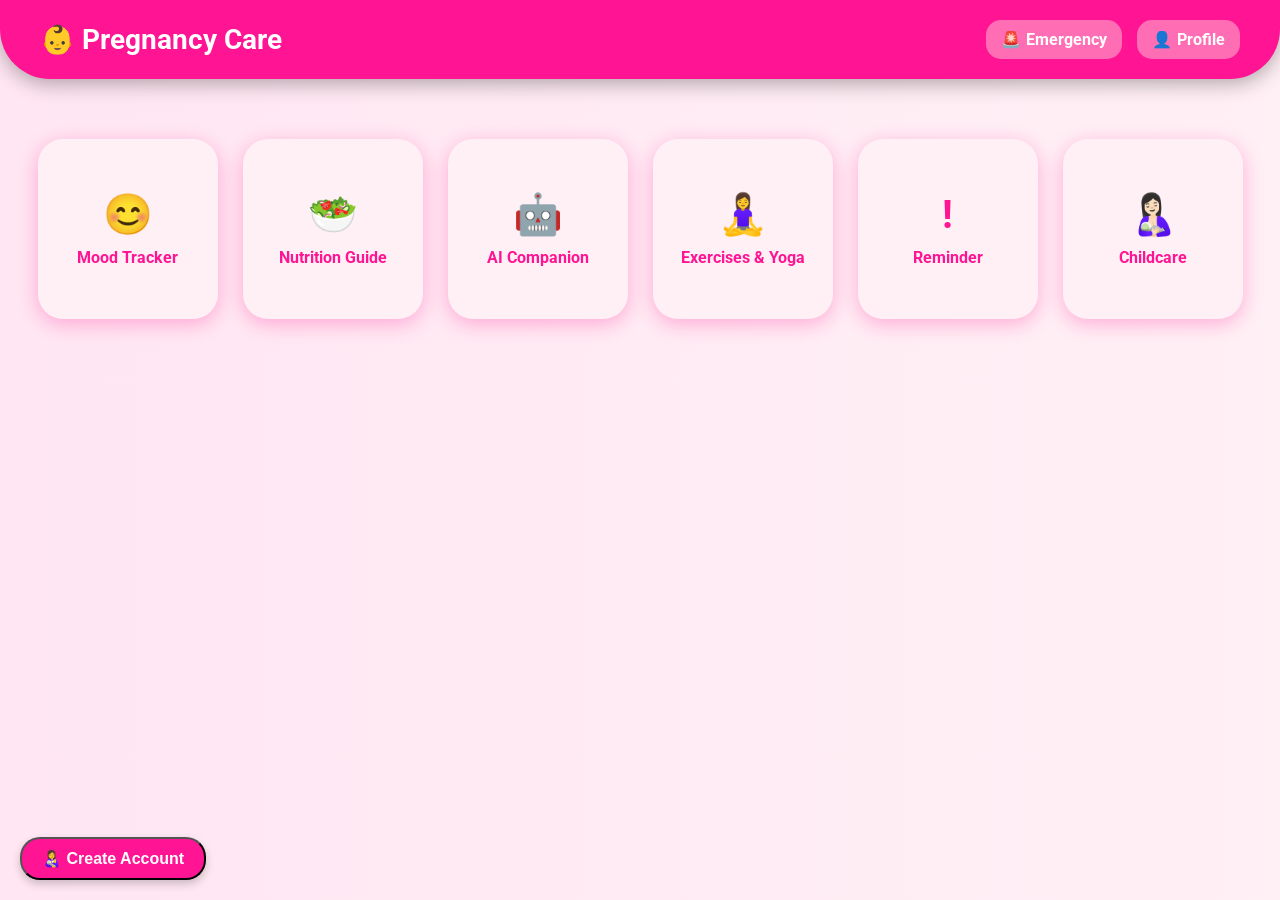
<file: Index.html>
<!DOCTYPE html>
<html lang="en">
<head>
<meta charset="UTF-8">
<title>Pregnancy & Postpartum Care</title>
<link href="https://fonts.googleapis.com/css2?family=Roboto:wght@400;700&display=swap" rel="stylesheet">
<style>
body {
    font-family: 'Roboto', sans-serif;
    margin: 0;
    background: linear-gradient(to right, #ffe6f2, #fff0f5);
    transition: background 0.5s ease;
}

/* Header */
header {
    display: flex;
    justify-content: space-between;
    align-items: center;
    padding: 20px 40px;
    background: #ff1493;
    color: white;
    border-bottom-left-radius: 50px;
    border-bottom-right-radius: 50px;
    box-shadow: 0 5px 20px rgba(0,0,0,0.3);
}

header h1 {
    margin: 0;
    font-size: 28px;
}

/* Top corner buttons */
.top-buttons {
    display: flex;
    gap: 15px;
}

.top-buttons a {
    text-decoration: none;
    color: white;
    background: #ff6eb4;
    padding: 10px 15px;
    border-radius: 15px;
    font-weight: bold;
    display: flex;
    align-items: center;
    transition: 0.3s;
}

.top-buttons a:hover {
    background: #ff1493;
}

.top-buttons span {
    margin-left: 5px;
}

/* Main Buttons Section */
.main-section {
    display: flex;
    flex-wrap: wrap;
    justify-content: center;
    gap: 25px;
    padding: 60px 20px;
}

.main-section a {
    text-decoration: none;
    width: 180px;
    height: 180px;
    background: #fff0f5;
    border-radius: 25px;
    box-shadow: 0 5px 20px rgba(255,20,147,0.3);
    display: flex;
    flex-direction: column;
    justify-content: center;
    align-items: center;
    font-size: 16px;
    font-weight: bold;
    color: #ff1493;
    text-align: center;
    transition: transform 0.3s ease, box-shadow 0.3s ease;
}

.main-section a:hover {
    transform: scale(1.1) rotate(-1deg);
    box-shadow: 0 12px 30px rgba(255,20,147,0.5);
}

.main-section span {
    font-size: 40px;
    margin-bottom: 10px;
}

/* Back / Home button */
.back-home {
    display: inline-block;
    margin: 20px;
    padding: 10px 15px;
    background: #ff6eb4;
    color: white;
    font-weight: bold;
    border-radius: 15px;
    text-decoration: none;
    transition: 0.3s;
}

.back-home:hover {
    background: #ff1493;
}

/* Login overlay */
#loginOverlay {
    position: fixed;
    top: 0;
    left: 0;
    width: 100%;
    height: 100%;
    background: rgba(0,0,0,0.75);
    display: flex;
    justify-content: center;
    align-items: center;
    z-index: 999;
    opacity: 1;
    transition: opacity 0.5s ease;
}

.login-container {
    background: #fff0f5;
    padding: 35px 45px;
    border-radius: 25px;
    box-shadow: 0 5px 25px rgba(255,20,147,0.3);
    width: 400px;
    transform: scale(1);
    transition: transform 0.3s ease;
}

.login-container h2 {
    text-align: center;
    color: #ff1493;
    margin-bottom: 25px;
}

.login-container label {
    display: block;
    margin-bottom: 5px;
    color: #ff1493;
    font-weight: bold;
}

.login-container input, .login-container select {
    width: 100%;
    padding: 8px 10px;
    margin-bottom: 15px;
    border-radius: 10px;
    border: 1px solid #ff1493;
    font-size: 14px;
}

.login-container button {
    width: 100%;
    padding: 12px;
    background: #ff1493;
    color: white;
    font-size: 16px;
    border: none;
    border-radius: 20px;
    cursor: pointer;
    font-weight: bold;
    transition: 0.3s;
}

.login-container button:hover {
    background: #ff6eb4;
    transform: scale(1.05);
}

/* Toggle login/signin */
.toggle-btn {
    background: none;
    border: none;
    color: #ff1493;
    font-weight: bold;
    cursor: pointer;
    margin-top: 10px;
}
.toggle-btn:hover {
    text-decoration: underline;
}
</style>
</head>
<body>

<header>
    <h1>👶 Pregnancy Care</h1>
    <div class="top-buttons">
        <a href="emergency.html">🚨 <span>Emergency</span></a>
        <a href="profile.html">👤 <span>Profile</span></a>
    </div>
</header>

<!-- Main Buttons Section -->
<div class="main-section">
    <a href="mood.html"><span>😊</span>Mood Tracker</a>
    <a href="nutrition.html"><span>🥗</span>Nutrition Guide</a>
    <a href="chatbot.html"><span>🤖</span>AI Companion</a>
    <a href="exercise.html"><span>🧘‍♀️</span>Exercises & Yoga</a>
    <a href="reminder.html"><span>!</span>Reminder</a>
    <a href="childcare.html"><span>🤱🏻</span>Childcare</a>
</div>

<!-- Bottom Left Create Account Button -->
<div style="
    position: fixed; 
    bottom: 20px; 
    left: 20px; 
    z-index: 1000;
">
    <button onclick="window.location.href='login.html'" 
            style="
                padding:10px 20px; 
                border-radius:20px; 
                background:#FF1493; 
                color:white; 
                font-weight:bold; 
                font-size:16px; 
                cursor:pointer;
                box-shadow: 0 4px 8px rgba(0,0,0,0.2);
            ">
        👩‍🍼 Create Account
    </button>
</div>
</file>
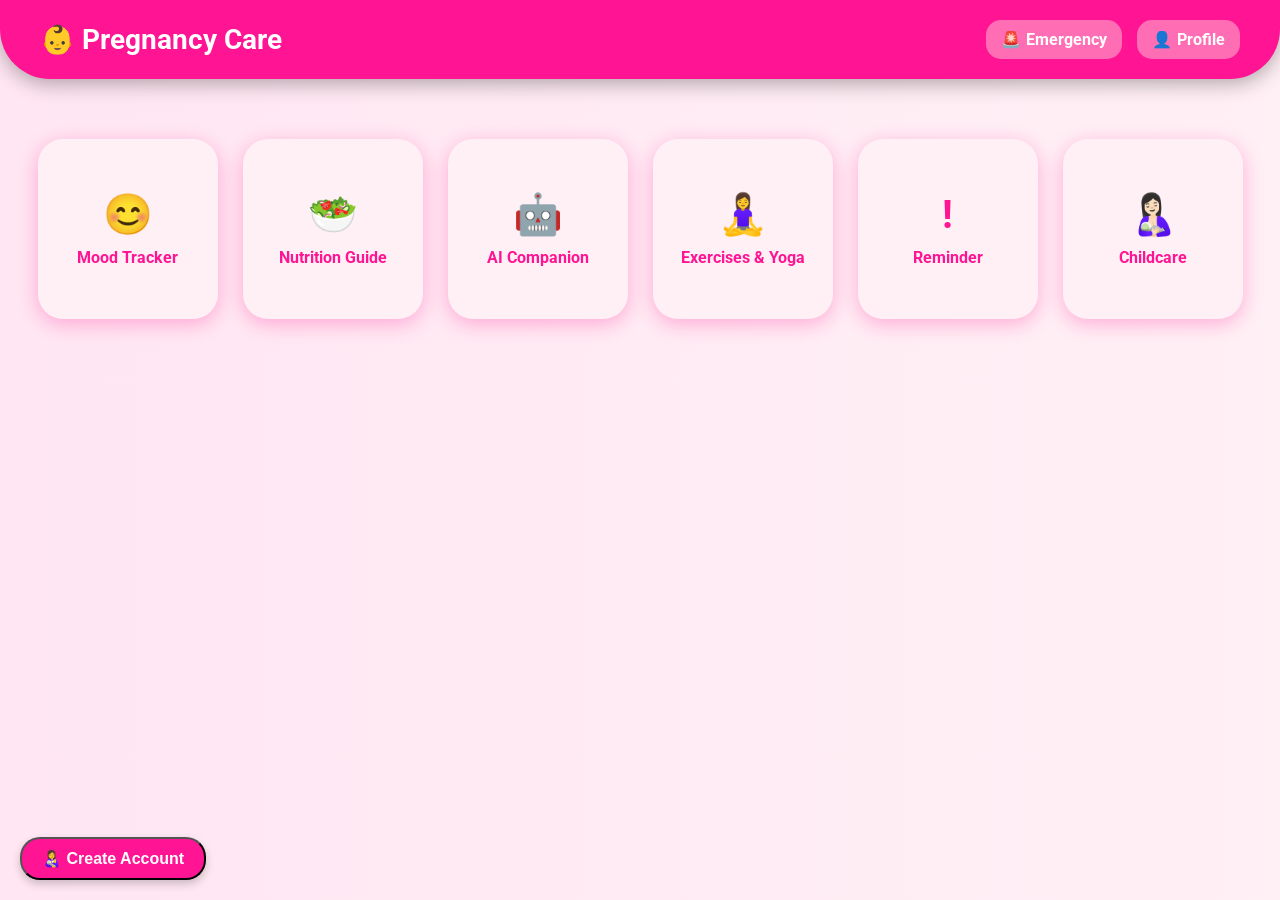
<file: static/index.html>
<!DOCTYPE html>
<html lang="en">
<head>
<meta charset="UTF-8">
<title>Pregnancy & Postpartum Care</title>
<link href="https://fonts.googleapis.com/css2?family=Roboto:wght@400;700&display=swap" rel="stylesheet">
<style>
body {
    font-family: 'Roboto', sans-serif;
    margin: 0;
    background: linear-gradient(to right, #ffe6f2, #fff0f5);
    transition: background 0.5s ease;
}

/* Header */
header {
    display: flex;
    justify-content: space-between;
    align-items: center;
    padding: 20px 40px;
    background: #ff1493;
    color: white;
    border-bottom-left-radius: 50px;
    border-bottom-right-radius: 50px;
    box-shadow: 0 5px 20px rgba(0,0,0,0.3);
}

header h1 {
    margin: 0;
    font-size: 28px;
}

/* Top corner buttons */
.top-buttons {
    display: flex;
    gap: 15px;
}

.top-buttons a {
    text-decoration: none;
    color: white;
    background: #ff6eb4;
    padding: 10px 15px;
    border-radius: 15px;
    font-weight: bold;
    display: flex;
    align-items: center;
    transition: 0.3s;
}

.top-buttons a:hover {
    background: #ff1493;
}

.top-buttons span {
    margin-left: 5px;
}

/* Main Buttons Section */
.main-section {
    display: flex;
    flex-wrap: wrap;
    justify-content: center;
    gap: 25px;
    padding: 60px 20px;
}

.main-section a {
    text-decoration: none;
    width: 180px;
    height: 180px;
    background: #fff0f5;
    border-radius: 25px;
    box-shadow: 0 5px 20px rgba(255,20,147,0.3);
    display: flex;
    flex-direction: column;
    justify-content: center;
    align-items: center;
    font-size: 16px;
    font-weight: bold;
    color: #ff1493;
    text-align: center;
    transition: transform 0.3s ease, box-shadow 0.3s ease;
}

.main-section a:hover {
    transform: scale(1.1) rotate(-1deg);
    box-shadow: 0 12px 30px rgba(255,20,147,0.5);
}

.main-section span {
    font-size: 40px;
    margin-bottom: 10px;
}

/* Back / Home button */
.back-home {
    display: inline-block;
    margin: 20px;
    padding: 10px 15px;
    background: #ff6eb4;
    color: white;
    font-weight: bold;
    border-radius: 15px;
    text-decoration: none;
    transition: 0.3s;
}

.back-home:hover {
    background: #ff1493;
}

/* Login overlay */
#loginOverlay {
    position: fixed;
    top: 0;
    left: 0;
    width: 100%;
    height: 100%;
    background: rgba(0,0,0,0.75);
    display: flex;
    justify-content: center;
    align-items: center;
    z-index: 999;
    opacity: 1;
    transition: opacity 0.5s ease;
}

.login-container {
    background: #fff0f5;
    padding: 35px 45px;
    border-radius: 25px;
    box-shadow: 0 5px 25px rgba(255,20,147,0.3);
    width: 400px;
    transform: scale(1);
    transition: transform 0.3s ease;
}

.login-container h2 {
    text-align: center;
    color: #ff1493;
    margin-bottom: 25px;
}

.login-container label {
    display: block;
    margin-bottom: 5px;
    color: #ff1493;
    font-weight: bold;
}

.login-container input, .login-container select {
    width: 100%;
    padding: 8px 10px;
    margin-bottom: 15px;
    border-radius: 10px;
    border: 1px solid #ff1493;
    font-size: 14px;
}

.login-container button {
    width: 100%;
    padding: 12px;
    background: #ff1493;
    color: white;
    font-size: 16px;
    border: none;
    border-radius: 20px;
    cursor: pointer;
    font-weight: bold;
    transition: 0.3s;
}

.login-container button:hover {
    background: #ff6eb4;
    transform: scale(1.05);
}

/* Toggle login/signin */
.toggle-btn {
    background: none;
    border: none;
    color: #ff1493;
    font-weight: bold;
    cursor: pointer;
    margin-top: 10px;
}
.toggle-btn:hover {
    text-decoration: underline;
}
</style>
</head>
<body>

<header>
    <h1>👶 Pregnancy Care</h1>
    <div class="top-buttons">
        <a href="/emergency.html">🚨 <span>Emergency</span></a>
        <a href="/profile.html">👤 <span>Profile</span></a>
    </div>
</header>

<!-- Main Buttons Section -->
<div class="main-section">
    <a href="/mood.html"><span>😊</span>Mood Tracker</a>
    <a href="/nutrition.html"><span>🥗</span>Nutrition Guide</a>
    <a href="/chatbot.html"><span>🤖</span>AI Companion</a>
    <a href="/exercise.html"><span>🧘‍♀️</span>Exercises & Yoga</a>
    <a href="/reminder.html"><span>!</span>Reminder</a>
    <a href="/childcare.html"><span>🤱🏻</span>Childcare</a>
</div>

<!-- Bottom Left Create Account Button -->
<div style="
    position: fixed; 
    bottom: 20px; 
    left: 20px; 
    z-index: 1000;
">
    <button onclick="window.location.href='/login.html'" 
            style="
                padding:10px 20px; 
                border-radius:20px; 
                background:#FF1493; 
                color:white; 
                font-weight:bold; 
                font-size:16px; 
                cursor:pointer;
                box-shadow: 0 4px 8px rgba(0,0,0,0.2);
            ">
        👩‍🍼 Create Account
    </button>
</div>
</file>
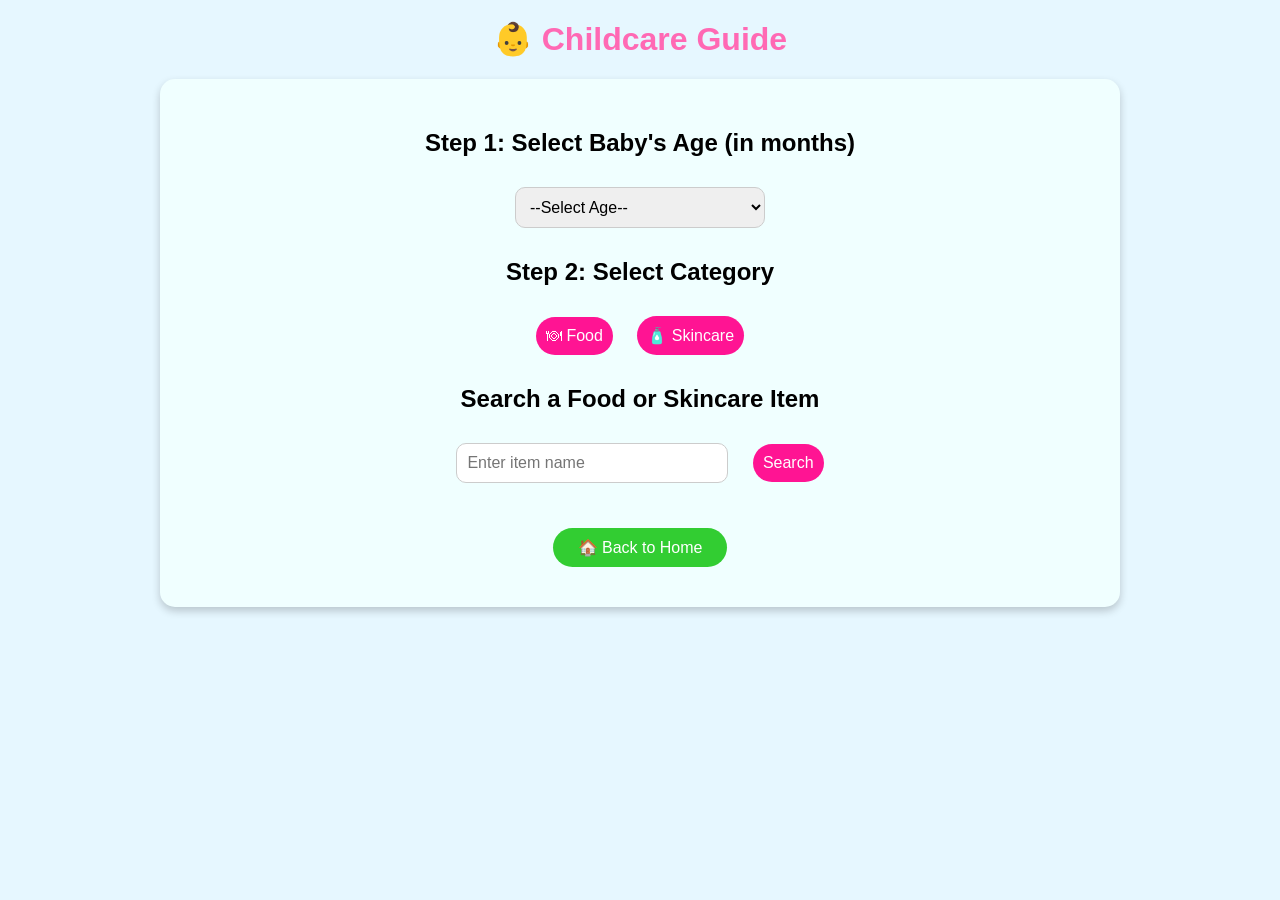
<file: childcare.html>
<!DOCTYPE html>
<html lang="en">
<head>
    <meta charset="UTF-8">
    <title>Childcare Guide</title>
    <style>
        body {
            font-family: Arial, sans-serif;
            background: #E6F7FF;
            margin: 0;
            padding: 0;
            text-align: center;
        }

        h1 {
            color: #FF69B4;
            margin-top: 20px;
        }

        .container {
            background: #F0FFFF;
            max-width: 900px;
            margin: 20px auto;
            padding: 30px;
            border-radius: 15px;
            box-shadow: 0 4px 8px rgba(0,0,0,0.2);
        }

        select, input[type="text"], button {
            padding: 10px;
            margin: 10px;
            border-radius: 10px;
            font-size: 16px;
        }

        select, input[type="text"] {
            border: 1px solid #ccc;
            width: 250px;
        }

        button {
            border: none;
            cursor: pointer;
            color: white;
            background-color: #FF1493;
            border-radius: 20px;
        }

        #displayItems, #result {
            margin-top: 20px;
            font-size: 18px;
            text-align: left;
        }

        .item-box {
            background: #FFFACD;
            padding: 8px;
            margin: 5px 0;
            border-radius: 10px;
        }

        .back-btn {
            background-color: #32CD32;
            padding: 10px 25px;
            border-radius: 25px;
            margin-top: 20px;
        }

        #result {
            font-weight: bold;
            margin-top: 15px;
        }
    </style>
</head>
<body>

<h1>👶 Childcare Guide</h1>

<div class="container">
    <h2>Step 1: Select Baby's Age (in months)</h2>
    <select id="babyAge" onchange="resetDisplay()">
        <option value="">--Select Age--</option>
        <option value="0-3">0-3 months</option>
        <option value="4-6">4-6 months</option>
        <option value="7-12">7-12 months</option>
        <option value="13-24">13-24 months</option>
        <option value="25-36">25-36 months</option>
    </select>

    <h2>Step 2: Select Category</h2>
    <button onclick="showCategory('food')">🍽 Food</button>
    <button onclick="showCategory('skincare')">🧴 Skincare</button>

    <div id="displayItems"></div>

    <h2>Search a Food or Skincare Item</h2>
    <input type="text" id="searchItem" placeholder="Enter item name">
    <button onclick="checkSafety()">Search</button>

    <div id="result"></div>

    <button class="back-btn" onclick="window.location.href='index.html'">🏠 Back to Home</button>
</div>

<script>
    // Data for foods per age
    const babyFoodData = {
        "0-3": ["breast milk", "formula milk", "water"],
        "4-6": ["breast milk", "formula milk", "pureed apple", "pureed pear", "mashed carrot", "mashed peas", "mashed sweet potato"],
        "7-12": ["breast milk","formula milk","mashed banana","mashed avocado","mashed fruits","cooked carrot","cooked peas","soft cereals","mashed potato","mashed chicken"],
        "13-24": ["soft fruits","vegetables","grains","soft meat","egg yolk","cheese","yogurt","rice","oatmeal"],
        "25-36": ["balanced diet","fruits","vegetables","grains","proteins","dairy","pasta","soft cooked meat","beans","eggs"]
    };

    // Data for skincare per age
    const babySkinData = {
        "0-3": ["baby lotion","baby oil","mild baby soap","aloe vera gel"],
        "4-6": ["baby lotion","baby oil","mild soap","aloe vera gel","shea butter"],
        "7-12": ["baby lotion","baby oil","aloe vera gel","shea butter","mild cream"],
        "13-24": ["baby lotion","aloe vera gel","shea butter","mild cream","unscented oil"],
        "25-36": ["baby lotion","aloe vera gel","shea butter","unscented oil","mild cream"]
    };

    // Combined safe/unsafe database for search
    const babySafetyData = {
        "0-3": { 
            safe: ["breast milk","formula milk","water","baby lotion","baby oil","mild baby soap","aloe vera gel"], 
            unsafe: ["honey","cow milk","chocolate","solid food","juice","nuts","strong oils"] 
        },
        "4-6": { 
            safe: ["breast milk","formula milk","pureed apple","pureed pear","mashed carrot","mashed peas","mashed sweet potato","water","baby lotion","baby oil","mild soap","aloe vera gel","shea butter"], 
            unsafe: ["honey","nuts","chocolate","cow milk","juice","spicy food","strong oils"] 
        },
        "7-12": { 
            safe: ["breast milk","formula milk","mashed banana","mashed avocado","mashed fruits","cooked carrot","cooked peas","soft cereals","mashed potato","mashed chicken","water","baby lotion","baby oil","aloe vera gel","shea butter","mild cream"], 
            unsafe: ["honey","nuts","chocolate","whole milk","spicy food","strong oils","raw egg"] 
        },
        "13-24": { 
            safe: ["soft fruits","vegetables","grains","soft meat","egg yolk","cheese","yogurt","rice","oatmeal","water","baby lotion","aloe vera gel","shea butter","mild cream","unscented oil"], 
            unsafe: ["chocolate","sweets","nuts","honey","spicy food","strong oils","raw meat"] 
        },
        "25-36": { 
            safe: ["balanced diet","fruits","vegetables","grains","proteins","dairy","pasta","soft cooked meat","beans","eggs","water","baby lotion","aloe vera gel","shea butter","unscented oil","mild cream"], 
            unsafe: ["sweets","chocolate","raw honey","peanuts","spicy food","strong oils"] 
        }
    };

    function resetDisplay() {
        document.getElementById('displayItems').innerHTML = "";
        document.getElementById('result').innerHTML = "";
    }

    function showCategory(category) {
        const age = document.getElementById('babyAge').value;
        const displayDiv = document.getElementById('displayItems');
        displayDiv.innerHTML = "";
        document.getElementById('result').innerHTML = "";

        if(!age){
            alert("Please select baby's age first!");
            return;
        }

        let items = [];
        if(category === 'food') items = babyFoodData[age];
        else if(category === 'skincare') items = babySkinData[age];

        const h3 = document.createElement('h3');
        h3.textContent = category === 'food' ? `🍽 Foods recommended for ${age} months:` : `🧴 Skincare recommended for ${age} months:`;
        displayDiv.appendChild(h3);

        items.forEach(i => {
            const div = document.createElement('div');
            div.className = 'item-box';
            div.textContent = i;
            displayDiv.appendChild(div);
        });
    }

    function checkSafety() {
        const age = document.getElementById('babyAge').value;
        const item = document.getElementById('searchItem').value.trim().toLowerCase();
        const resultDiv = document.getElementById('result');

        if(!age){
            alert("Please select baby's age first!");
            return;
        }
        if(!item){
            alert("Please enter an item to search!");
            return;
        }

        const safeItems = babySafetyData[age].safe;
        const unsafeItems = babySafetyData[age].unsafe;

        const isSafe = safeItems.some(i => i.includes(item));
        const isUnsafe = unsafeItems.some(i => i.includes(item));

        if(isSafe){
            resultDiv.style.color = "green";
            resultDiv.textContent = `✅ "${item}" is SAFE for a baby aged ${age} months.`;
        } else if(isUnsafe){
            resultDiv.style.color = "red";
            resultDiv.textContent = `❌ "${item}" is NOT SAFE for a baby aged ${age} months.`;
        } else {
            resultDiv.style.color = "orange";
            resultDiv.textContent = `⚠️ Safety information for "${item}" is not available.`;
        }
    }
</script>

</body>
</html>
</file>
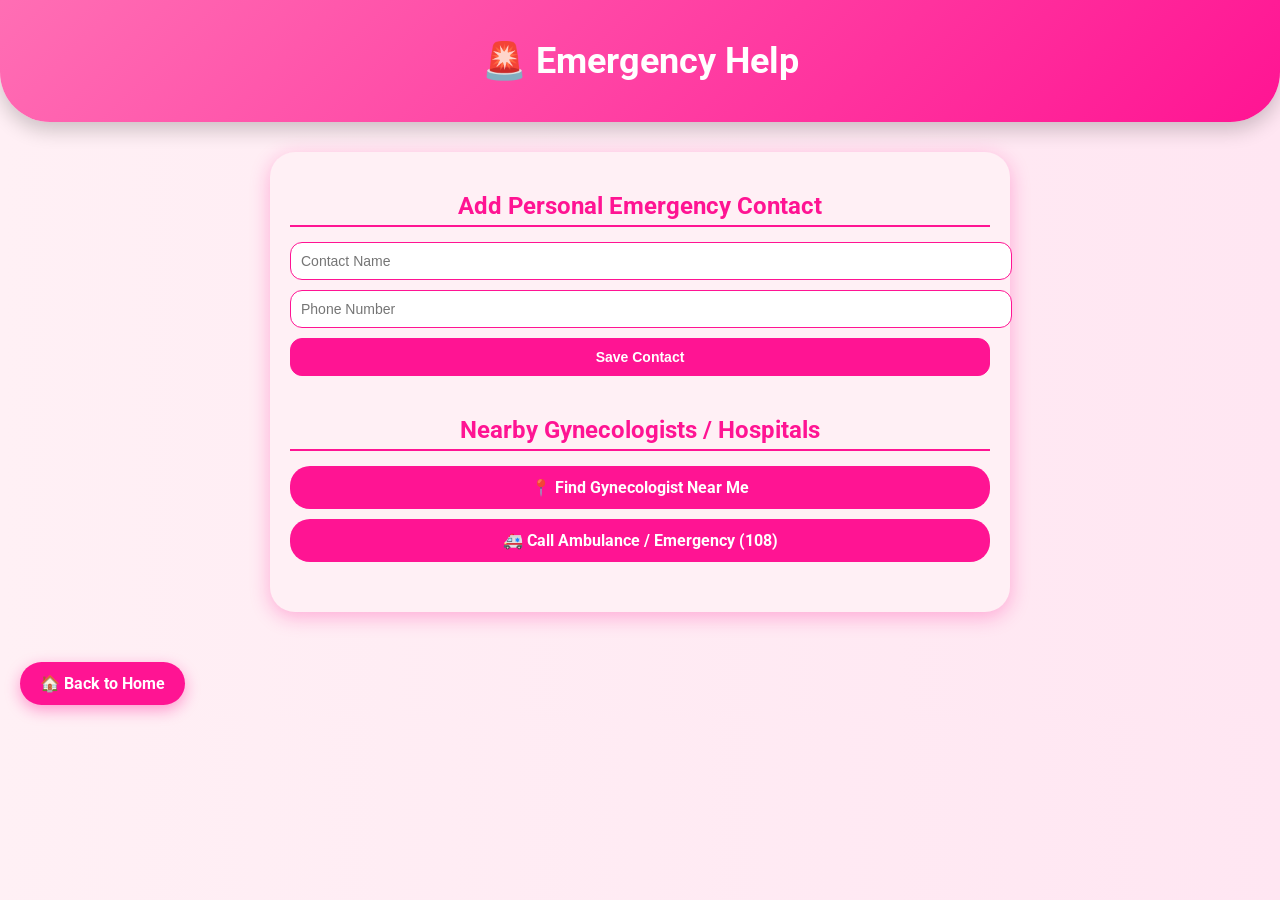
<file: emergency.html>
<!DOCTYPE html>
<html lang="en">
<head>
<meta charset="UTF-8">
<title>Emergency Contacts & Help</title>
<link href="https://fonts.googleapis.com/css2?family=Roboto:wght@400;700&display=swap" rel="stylesheet">
<style>
body {
    font-family: 'Roboto', sans-serif;
    margin: 0;
    background: linear-gradient(to right, #fff0f5, #ffe6f2);
}

header {
    text-align: center;
    padding: 40px 20px;
    background: linear-gradient(135deg, #ff6eb4, #ff1493);
    color: white;
    border-bottom-left-radius: 50px;
    border-bottom-right-radius: 50px;
    box-shadow: 0 8px 20px rgba(0,0,0,0.2);
}

header h1 {
    font-size: 36px;
    margin: 0;
}

.container {
    max-width: 700px;
    margin: 30px auto;
    padding: 20px;
    background: #fff0f5;
    border-radius: 25px;
    box-shadow: 0 5px 20px rgba(255,20,147,0.3);
}

section {
    margin-bottom: 30px;
}

h2 {
    color: #ff1493;
    border-bottom: 2px solid #ff1493;
    padding-bottom: 5px;
    margin-bottom: 15px;
    text-align: center;
}

form input, form button {
    padding: 10px;
    margin-bottom: 10px;
    border-radius: 12px;
    border: 1px solid #ff1493;
    width: 100%;
    font-size: 14px;
}

form button {
    background: #ff1493;
    color: white;
    font-weight: bold;
    cursor: pointer;
    transition: 0.3s;
}

form button:hover {
    background: #ff6eb4;
}

.contact-list {
    margin-top: 20px;
}

.contact-item {
    background: #ffe6f2;
    padding: 12px;
    border-radius: 15px;
    margin-bottom: 10px;
    display: flex;
    justify-content: space-between;
    align-items: center;
    box-shadow: 0 5px 15px rgba(255,20,147,0.2);
}

.contact-item span {
    color: #ff1493;
    font-weight: bold;
}

.contact-item button {
    background: #ff1493;
    padding: 5px 10px;
    font-size: 12px;
    border-radius: 10px;
}

.contact-item button:hover {
    background: #ff6eb4;
}

.quick-links a {
    display: block;
    text-decoration: none;
    color: white;
    background: #ff1493;
    text-align: center;
    padding: 12px;
    margin: 10px 0;
    border-radius: 20px;
    font-weight: bold;
    transition: 0.3s;
}

.quick-links a:hover {
    background: #ff6eb4;
}
</style>
</head>
<body>

<header>
    <h1>🚨 Emergency Help</h1>
</header>

<div class="container">

    <!-- Add Personal Emergency Contact -->
    <section>
        <h2>Add Personal Emergency Contact</h2>
        <form id="contactForm">
            <input type="text" id="contactName" placeholder="Contact Name" required>
            <input type="tel" id="contactNumber" placeholder="Phone Number" required>
            <button type="submit">Save Contact</button>
        </form>

        <div class="contact-list" id="contactList">
            <!-- Contacts will appear here -->
        </div>
    </section>

    <!-- Quick Access to Nearby Gynecologists -->
    <section>
        <h2>Nearby Gynecologists / Hospitals</h2>
        <div class="quick-links">
            <a href="https://www.google.com/maps/search/gynecologist+near+me" target="_blank">📍 Find Gynecologist Near Me</a>
            <a href="tel:108">🚑 Call Ambulance / Emergency (108)</a>
        </div>
    </section>

</div>

<script>
// Retrieve contacts from localStorage
let contacts = JSON.parse(localStorage.getItem('emergencyContacts')) || [];

// Display contacts
function displayContacts(){
    const list = document.getElementById('contactList');
    list.innerHTML = '';
    contacts.forEach((contact, index)=>{
        const div = document.createElement('div');
        div.className = 'contact-item';
        div.innerHTML = `<span>${contact.name}: ${contact.number}</span>
                         <button onclick="callContact('${contact.number}')">Call</button>
                         <button onclick="deleteContact(${index})">Delete</button>`;
        list.appendChild(div);
    });
}

// Add contact
document.getElementById('contactForm').addEventListener('submit', function(e){
    e.preventDefault();
    const name = document.getElementById('contactName').value;
    const number = document.getElementById('contactNumber').value;
    contacts.push({name, number});
    localStorage.setItem('emergencyContacts', JSON.stringify(contacts));
    displayContacts();
    this.reset();
});

// Delete contact
function deleteContact(index){
    contacts.splice(index,1);
    localStorage.setItem('emergencyContacts', JSON.stringify(contacts));
    displayContacts();
}

// Call contact
function callContact(number){
    window.location.href = `tel:${number}`;
}

// Initial display
displayContacts();
</script>

</body>
</html>
<!-- Back to Home Button for emergency.html -->
<a href="index.html" class="back-home">🏠 Back to Home</a>

<style>
.back-home {
    display: inline-block;
    margin: 20px 20px 10px 20px;
    padding: 12px 20px;
    background: #ff1493;
    color: white;
    font-weight: bold;
    border-radius: 25px;
    text-decoration: none;
    font-size: 16px;
    box-shadow: 0 5px 15px rgba(255,20,147,0.4);
    transition: transform 0.3s ease, background 0.3s ease;
}
.back-home:hover {
    background: #ff6eb4;
    transform: scale(1.1);
}
</style>
</file>
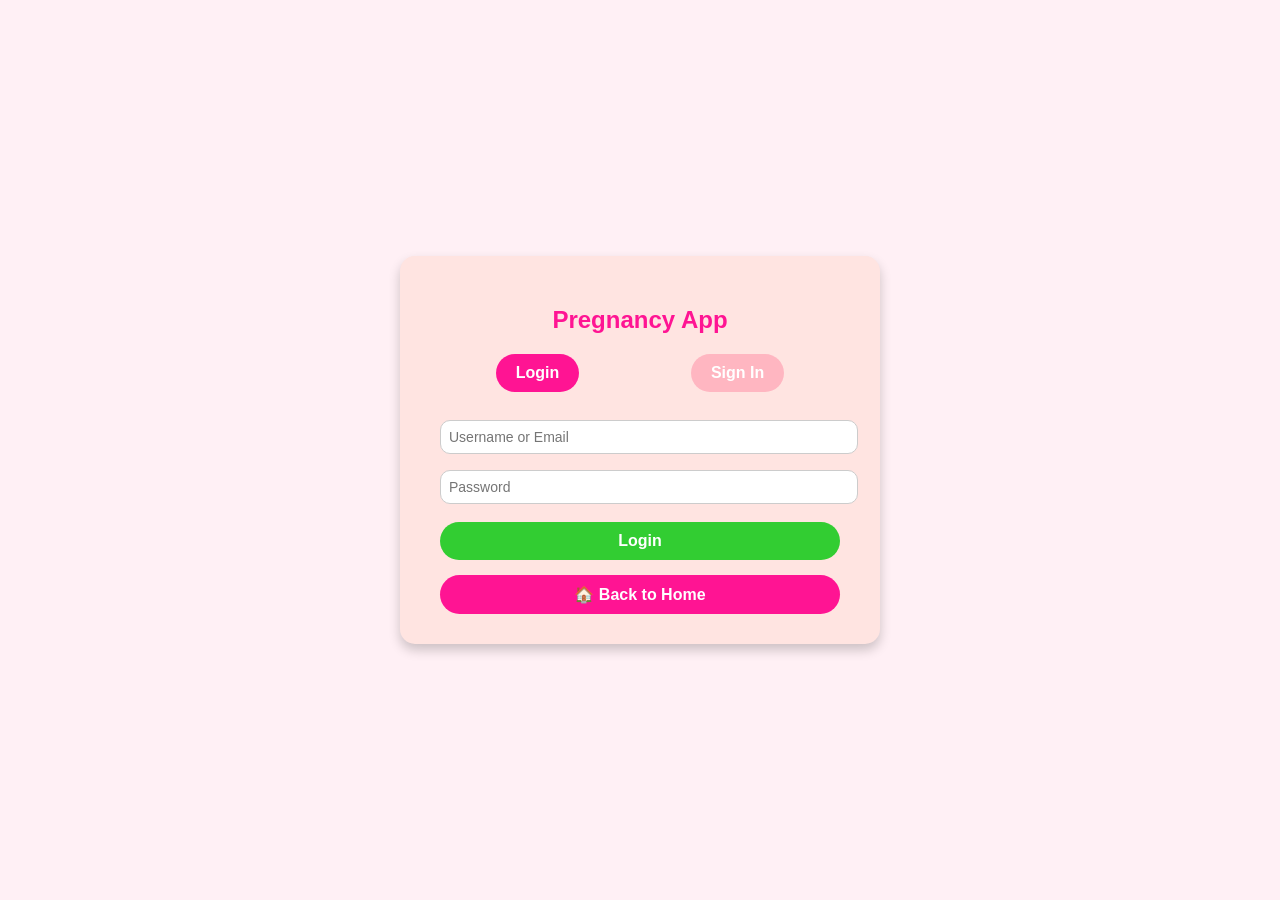
<file: login.html>
<!DOCTYPE html>
<html lang="en">
<head>
    <meta charset="UTF-8">
    <title>Login / Sign In - Pregnancy App</title>
    <style>
        body {
            font-family: Arial, sans-serif;
            background: #FFF0F5;
            display: flex;
            justify-content: center;
            align-items: center;
            height: 100vh;
            margin: 0;
        }

        .container {
            background: #FFE4E1;
            padding: 30px 40px;
            border-radius: 15px;
            box-shadow: 0 6px 12px rgba(0,0,0,0.2);
            max-width: 400px;
            width: 100%;
        }

        h2 {
            text-align: center;
            color: #FF1493;
        }

        .tabs {
            display: flex;
            justify-content: space-around;
            margin-bottom: 20px;
            cursor: pointer;
        }

        .tab {
            padding: 10px 20px;
            border-radius: 20px;
            background: #FFB6C1;
            color: white;
            font-weight: bold;
            transition: 0.3s;
        }

        .tab.active {
            background: #FF1493;
        }

        .form-section {
            display: none;
        }

        .form-section.active {
            display: block;
        }

        input, select {
            width: 100%;
            padding: 8px;
            margin: 8px 0;
            border-radius: 10px;
            border: 1px solid #ccc;
            font-size: 14px;
        }

        button {
            width: 100%;
            padding: 10px;
            margin-top: 10px;
            border-radius: 20px;
            border: none;
            background: #32CD32;
            color: white;
            font-weight: bold;
            cursor: pointer;
            font-size: 16px;
        }

        button:hover {
            background: #228B22;
        }

        .back-btn {
            margin-top: 15px;
            background: #FF1493;
        }
    </style>
</head>
<body>

<div class="container">
    <h2>Pregnancy App</h2>

    <!-- Tabs -->
    <div class="tabs">
        <div class="tab active" id="loginTab">Login</div>
        <div class="tab" id="signinTab">Sign In</div>
    </div>

    <!-- Login Form -->
    <div class="form-section active" id="loginForm">
        <input type="text" id="loginUsername" placeholder="Username or Email">
        <input type="password" id="loginPassword" placeholder="Password">
        <button onclick="login()">Login</button>
    </div>

    <!-- Sign In Form -->
    <div class="form-section" id="signinForm">
        <input type="text" id="name" placeholder="Full Name">
        <input type="text" id="number" placeholder="Phone Number">
        <input type="email" id="email" placeholder="Email">
        <input type="text" id="username" placeholder="Username">
        <input type="password" id="password" placeholder="Password">
        <input type="number" id="age" placeholder="Age">
        <input type="date" id="dob" placeholder="Date of Birth">
        <input type="number" id="weight" placeholder="Weight (kg)">
        <input type="number" id="height" placeholder="Height (cm)">
        <input type="number" id="pregMonth" placeholder="Month of Pregnancy">
        <select id="maritalStatus">
            <option value="">Marital Status</option>
            <option value="Single">Single</option>
            <option value="Married">Married</option>
        </select>
        <button onclick="signIn()">Create Account</button>
    </div>

    <button class="back-btn" onclick="window.location.href='index.html'">🏠 Back to Home</button>
</div>

<script>
    // Tab switching
    const loginTab = document.getElementById('loginTab');
    const signinTab = document.getElementById('signinTab');
    const loginForm = document.getElementById('loginForm');
    const signinForm = document.getElementById('signinForm');

    loginTab.addEventListener('click', () => {
        loginTab.classList.add('active');
        signinTab.classList.remove('active');
        loginForm.classList.add('active');
        signinForm.classList.remove('active');
    });

    signinTab.addEventListener('click', () => {
        signinTab.classList.add('active');
        loginTab.classList.remove('active');
        signinForm.classList.add('active');
        loginForm.classList.remove('active');
    });

    // Sign In
    function signIn() {
        const userProfile = {
            name: document.getElementById('name').value,
            number: document.getElementById('number').value,
            email: document.getElementById('email').value,
            username: document.getElementById('username').value,
            password: document.getElementById('password').value,
            age: document.getElementById('age').value,
            dob: document.getElementById('dob').value,
            weight: document.getElementById('weight').value,
            height: document.getElementById('height').value,
            pregMonth: document.getElementById('pregMonth').value,
            maritalStatus: document.getElementById('maritalStatus').value
        };

        // Simple validation
        for(const key in userProfile){
            if(userProfile[key] === ''){
                alert('Please fill all fields.');
                return;
            }
        }

        // Save to localStorage
        localStorage.setItem('userProfile', JSON.stringify(userProfile));
        alert('Account created successfully!');
        window.location.href = 'index.html';
    }

    // Login
    function login() {
        const username = document.getElementById('loginUsername').value;
        const password = document.getElementById('loginPassword').value;

        const storedUser = JSON.parse(localStorage.getItem('userProfile'));

        if(!storedUser){
            alert('No account found. Please Sign In first.');
            return;
        }

        if((username === storedUser.username || username === storedUser.email) && password === storedUser.password){
            alert('Login successful! Welcome ' + storedUser.name);
            window.location.href = 'index.html';
        } else {
            alert('Invalid username/email or password.');
        }
    }
</script>

</body>
</html>
</file>
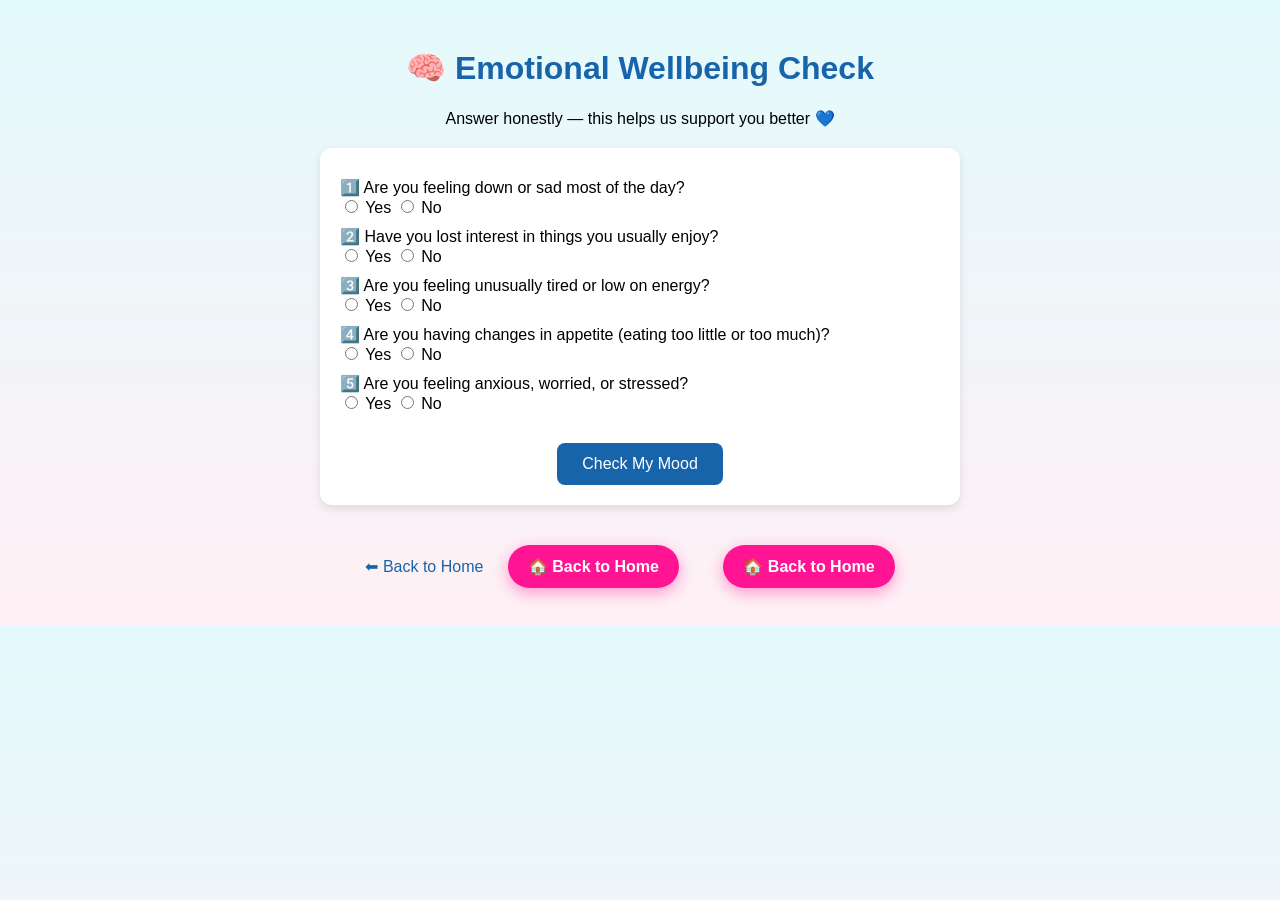
<file: mood.html>
<!DOCTYPE html>
<html>
<head>
  <title>Mood Assessment</title>

  <style>
    body {
      font-family: Arial, sans-serif;
      background: linear-gradient(#e3fafc, #fff0f5);
      text-align: center;
      padding: 20px;
    }

    h1 {
      color: #1864ab;
    }

    .card {
      background: white;
      border-radius: 12px;
      padding: 20px;
      margin: 20px auto;
      max-width: 600px;
      box-shadow: 0 4px 10px rgba(0,0,0,0.1);
    }

    .question {
      text-align: left;
      margin: 10px 0;
      font-size: 16px;
    }

    button {
      margin-top: 20px;
      padding: 12px 25px;
      font-size: 16px;
      background: #1864ab;
      color: white;
      border: none;
      border-radius: 8px;
      cursor: pointer;
    }

    .result {
      margin-top: 25px;
      padding: 20px;
      border-radius: 10px;
      font-size: 16px;
    }

    .normal { background: #d3f9d8; }
    .mild { background: #fff3bf; }
    .high { background: #ffe3e3; }

    a {
      display: inline-block;
      margin-top: 20px;
      color: #1864ab;
      text-decoration: none;
    }
  </style>
</head>

<body>

  <h1>🧠 Emotional Wellbeing Check</h1>
  <p>Answer honestly — this helps us support you better 💙</p>

  <div class="card">
    <div class="question">
      1️⃣ Are you feeling down or sad most of the day?
      <br>
      <input type="radio" name="q1" value="yes"> Yes
      <input type="radio" name="q1" value="no"> No
    </div>

    <div class="question">
      2️⃣ Have you lost interest in things you usually enjoy?
      <br>
      <input type="radio" name="q2" value="yes"> Yes
      <input type="radio" name="q2" value="no"> No
    </div>

    <div class="question">
      3️⃣ Are you feeling unusually tired or low on energy?
      <br>
      <input type="radio" name="q3" value="yes"> Yes
      <input type="radio" name="q3" value="no"> No
    </div>

    <div class="question">
      4️⃣ Are you having changes in appetite (eating too little or too much)?
      <br>
      <input type="radio" name="q4" value="yes"> Yes
      <input type="radio" name="q4" value="no"> No
    </div>

    <div class="question">
      5️⃣ Are you feeling anxious, worried, or stressed?
      <br>
      <input type="radio" name="q5" value="yes"> Yes
      <input type="radio" name="q5" value="no"> No
    </div>

    <button onclick="checkMood()">Check My Mood</button>

    <div id="result" class="result" style="display:none;"></div>
  </div>

  <a href="index.html">⬅ Back to Home</a>

  <script>
    function checkMood() {
      let score = 0;

      for (let i = 1; i <= 5; i++) {
        let answer = document.querySelector('input[name="q'+i+'"]:checked');
        if (!answer) {
          alert("Please answer all questions 💙");
          return;
        }
        if (answer.value === "yes") {
          score++;
        }
      }

      let result = document.getElementById("result");
      result.style.display = "block";

      if (score <= 1) {
        result.className = "result normal";
        result.innerHTML = `
          😊 <b>Mood Status: Normal</b><br><br>
          You're doing well! Keep taking care of yourself 💖<br>
          ✔ Eat balanced meals<br>
          ✔ Stay hydrated<br>
          ✔ Take light walks & rest well
        `;
      }
      else if (score <= 3) {
        result.className = "result mild";
        result.innerHTML = `
          🌤 <b>Mood Status: Mild Stress</b><br><br>
          It's okay to feel this way. Try these:<br>
          🧘 Deep breathing or meditation<br>
          📞 Talk to a loved one<br>
          🎵 Listen to calming music<br>
          📝 Express your feelings
        `;
      }
      else {
        result.className = "result high";
        result.innerHTML = `
          💙 <b>Mood Status: High Emotional Stress</b><br><br>
          You're not alone. Support can help 🌸<br>
          ✔ Talk to a healthcare provider<br>
          ✔ Reach out to family or friends<br>
          ✔ Consider professional help<br><br>
          📞 <b>Helpline suggestion:</b> Contact a local health worker or mental health helpline.
        `;
      }
    }
  </script>

</body>
</html>
<!-- Back to Home Button for mood.html -->
<a href="index.html" class="back-home">🏠 Back to Home</a>

<style>
.back-home {
    display: inline-block;
    margin: 20px 20px 10px 20px;
    padding: 12px 20px;
    background: #ff1493;
    color: white;
    font-weight: bold;
    border-radius: 25px;
    text-decoration: none;
    font-size: 16px;
    box-shadow: 0 5px 15px rgba(255,20,147,0.4);
    transition: transform 0.3s ease, background 0.3s ease;
}
.back-home:hover {
    background: #ff6eb4;
    transform: scale(1.1);
}
</style>
<!-- Back to Home Button for dailyreminder.html -->
<a href="index.html" class="back-home">🏠 Back to Home</a>
</file>
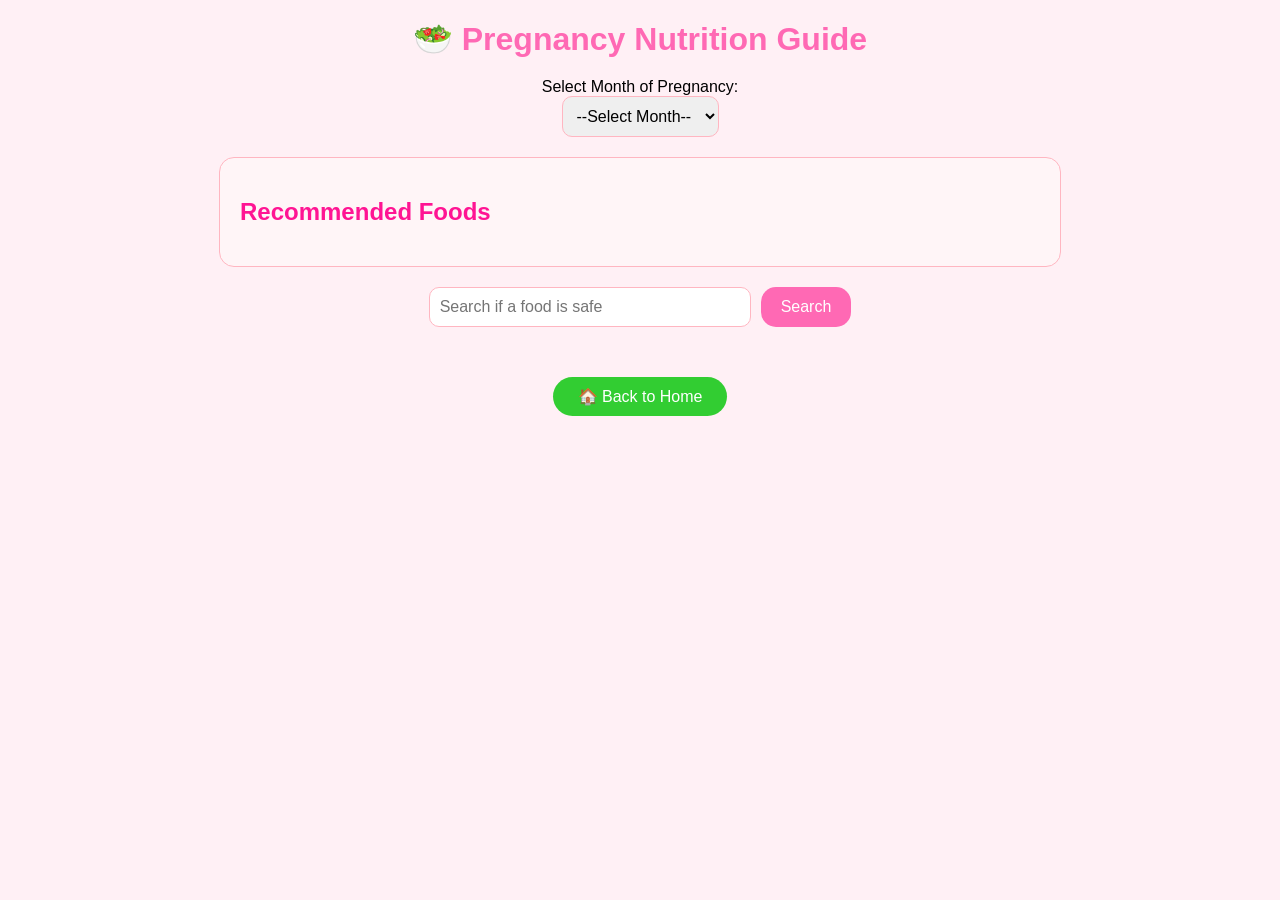
<file: nutrition.html>
<!DOCTYPE html>
<html lang="en">
<head>
    <meta charset="UTF-8">
    <title>Pregnancy Nutrition Guide</title>
    <style>
        body {
            font-family: Arial, sans-serif;
            background-color: #FFF0F5;
            margin: 0;
            padding: 0;
            display: flex;
            flex-direction: column;
            align-items: center;
        }

        h1 {
            color: #FF69B4;
            margin: 20px 0;
        }

        #monthSelect {
            padding: 10px;
            font-size: 16px;
            border-radius: 10px;
            border: 1px solid #FFB6C1;
            margin-bottom: 20px;
        }

        #foodList {
            width: 90%;
            max-width: 800px;
            background-color: #FFF5F7;
            border: 1px solid #FFB6C1;
            border-radius: 15px;
            padding: 20px;
            margin-bottom: 20px;
        }

        #foodList h2 {
            color: #FF1493;
        }

        .food-item {
            margin-bottom: 10px;
        }

        #searchContainer {
            display: flex;
            margin-bottom: 20px;
        }

        #searchInput {
            padding: 10px;
            font-size: 16px;
            border-radius: 10px;
            border: 1px solid #FFB6C1;
            width: 300px;
        }

        #searchBtn {
            padding: 10px 20px;
            margin-left: 10px;
            border-radius: 15px;
            border: none;
            background-color: #FF69B4;
            color: white;
            font-size: 16px;
            cursor: pointer;
            transition: 0.2s;
        }

        #searchBtn:hover {
            background-color: #FF1493;
            transform: scale(1.05);
        }

        .back-btn {
            margin-top: 20px;
            padding: 10px 25px;
            border-radius: 25px;
            border: none;
            background-color: #32CD32;
            color: white;
            cursor: pointer;
            font-size: 16px;
        }

        .back-btn:hover {
            background-color: #228B22;
            transform: scale(1.05);
        }

        #searchResult {
            font-weight: bold;
            margin-top: 10px;
            color: #FF4500;
        }
    </style>
</head>
<body>
    <h1>🥗 Pregnancy Nutrition Guide</h1>

    <!-- Month selection -->
    <label for="monthSelect">Select Month of Pregnancy:</label>
    <select id="monthSelect" onchange="showFoods()">
        <option value="">--Select Month--</option>
        <option value="1">1st Month</option>
        <option value="2">2nd Month</option>
        <option value="3">3rd Month</option>
        <option value="4">4th Month</option>
        <option value="5">5th Month</option>
        <option value="6">6th Month</option>
        <option value="7">7th Month</option>
        <option value="8">8th Month</option>
        <option value="9">9th Month</option>
    </select>

    <!-- Recommended foods -->
    <div id="foodList">
        <h2>Recommended Foods</h2>
        <div id="foods"></div>
    </div>

    <!-- Search bar -->
    <div id="searchContainer">
        <input type="text" id="searchInput" placeholder="Search if a food is safe">
        <button id="searchBtn" onclick="searchFood()">Search</button>
    </div>
    <div id="searchResult"></div>

    <button class="back-btn" onclick="window.location.href='index.html'">🏠 Back to Home</button>

    <script>
        // Data for recommended foods per month
        const nutritionData = {
            1: [
                {name: "Leafy Greens", amount: "1-2 servings/day"},
                {name: "Citrus Fruits", amount: "1-2 servings/day"},
                {name: "Whole Grains", amount: "3-4 servings/day"},
                {name: "Lean Protein", amount: "2 servings/day"},
                {name: "Dairy", amount: "2-3 servings/day"}
            ],
            2: [
                {name: "Eggs", amount: "1-2/day"},
                {name: "Berries", amount: "1 cup/day"},
                {name: "Nuts", amount: "A small handful/day"},
                {name: "Oats", amount: "1-2 servings/day"},
                {name: "Milk/Yogurt", amount: "2 servings/day"}
            ],
            3: [
                {name: "Spinach", amount: "1-2 cups/day"},
                {name: "Salmon (low mercury)", amount: "2 servings/week"},
                {name: "Carrots", amount: "1 cup/day"},
                {name: "Beans/Lentils", amount: "1-2 servings/day"},
                {name: "Cheese", amount: "1 serving/day"}
            ],
            4: [
                {name: "Broccoli", amount: "1 cup/day"},
                {name: "Apples", amount: "1-2/day"},
                {name: "Eggs", amount: "1-2/day"},
                {name: "Brown Rice", amount: "1-2 servings/day"},
                {name: "Milk/Yogurt", amount: "2 servings/day"}
            ],
            5: [
                {name: "Sweet Potatoes", amount: "1 medium/day"},
                {name: "Bananas", amount: "1/day"},
                {name: "Chicken", amount: "2 servings/day"},
                {name: "Spinach", amount: "1-2 cups/day"},
                {name: "Yogurt", amount: "1-2 servings/day"}
            ],
            6: [
                {name: "Leafy Greens", amount: "1-2 cups/day"},
                {name: "Oranges", amount: "1-2/day"},
                {name: "Fish low in mercury", amount: "2 servings/week"},
                {name: "Nuts", amount: "A handful/day"},
                {name: "Milk", amount: "2 servings/day"}
            ],
            7: [
                {name: "Broccoli", amount: "1 cup/day"},
                {name: "Carrots", amount: "1 cup/day"},
                {name: "Eggs", amount: "1-2/day"},
                {name: "Quinoa", amount: "1-2 servings/day"},
                {name: "Yogurt", amount: "2 servings/day"}
            ],
            8: [
                {name: "Leafy Greens", amount: "1-2 cups/day"},
                {name: "Berries", amount: "1 cup/day"},
                {name: "Lean Meat", amount: "2 servings/day"},
                {name: "Whole Grains", amount: "3 servings/day"},
                {name: "Milk/Yogurt", amount: "2 servings/day"}
            ],
            9: [
                {name: "Spinach", amount: "1-2 cups/day"},
                {name: "Eggs", amount: "1-2/day"},
                {name: "Salmon", amount: "2 servings/week"},
                {name: "Fruits", amount: "2 servings/day"},
                {name: "Milk/Yogurt", amount: "2 servings/day"}
            ]
        };

        // Food safety database for search
        const foodSafety = {
            "honey": "Unsafe before 1 year of age.",
            "raw fish": "Avoid during pregnancy due to risk of mercury.",
            "raw eggs": "Avoid due to risk of salmonella.",
            "caffeine": "Limit intake to 1-2 cups/day.",
            "alcohol": "Completely avoid during pregnancy.",
            "leafy greens": "Safe, rich in folate.",
            "milk": "Safe, provides calcium.",
            "salmon": "Safe, low in mercury.",
            "nuts": "Safe, rich in healthy fats.",
            "chicken": "Safe if cooked properly.",
            "cheese": "Safe if pasteurized.",
            "carrots": "Safe, rich in vitamin A.",
            "sweet potatoes": "Safe, rich in beta-carotene.",
            "berries": "Safe and nutritious.",
            "oats": "Safe, high in fiber."
        };

        function showFoods() {
            const month = document.getElementById("monthSelect").value;
            const foodsDiv = document.getElementById("foods");
            foodsDiv.innerHTML = "";

            if (!month) {
                foodsDiv.innerHTML = "<p>Please select a month to see recommended foods.</p>";
                return;
            }

            const foods = nutritionData[month];
            if (!foods) {
                foodsDiv.innerHTML = "<p>No data available for this month.</p>";
                return;
            }

            foods.forEach(f => {
                const div = document.createElement("div");
                div.className = "food-item";
                div.textContent = `${f.name} - Recommended: ${f.amount}`;
                foodsDiv.appendChild(div);
            });
        }

        function searchFood() {
            const query = document.getElementById("searchInput").value.toLowerCase().trim();
            const resultDiv = document.getElementById("searchResult");

            if (!query) {
                resultDiv.textContent = "Please enter a food to search.";
                return;
            }

            if (foodSafety[query]) {
                resultDiv.textContent = `${query.charAt(0).toUpperCase() + query.slice(1)}: ${foodSafety[query]}`;
            } else {
                resultDiv.textContent = `Sorry, information about "${query}" is not available.`;
            }
        }
    </script>
</body>
</html>
</file>
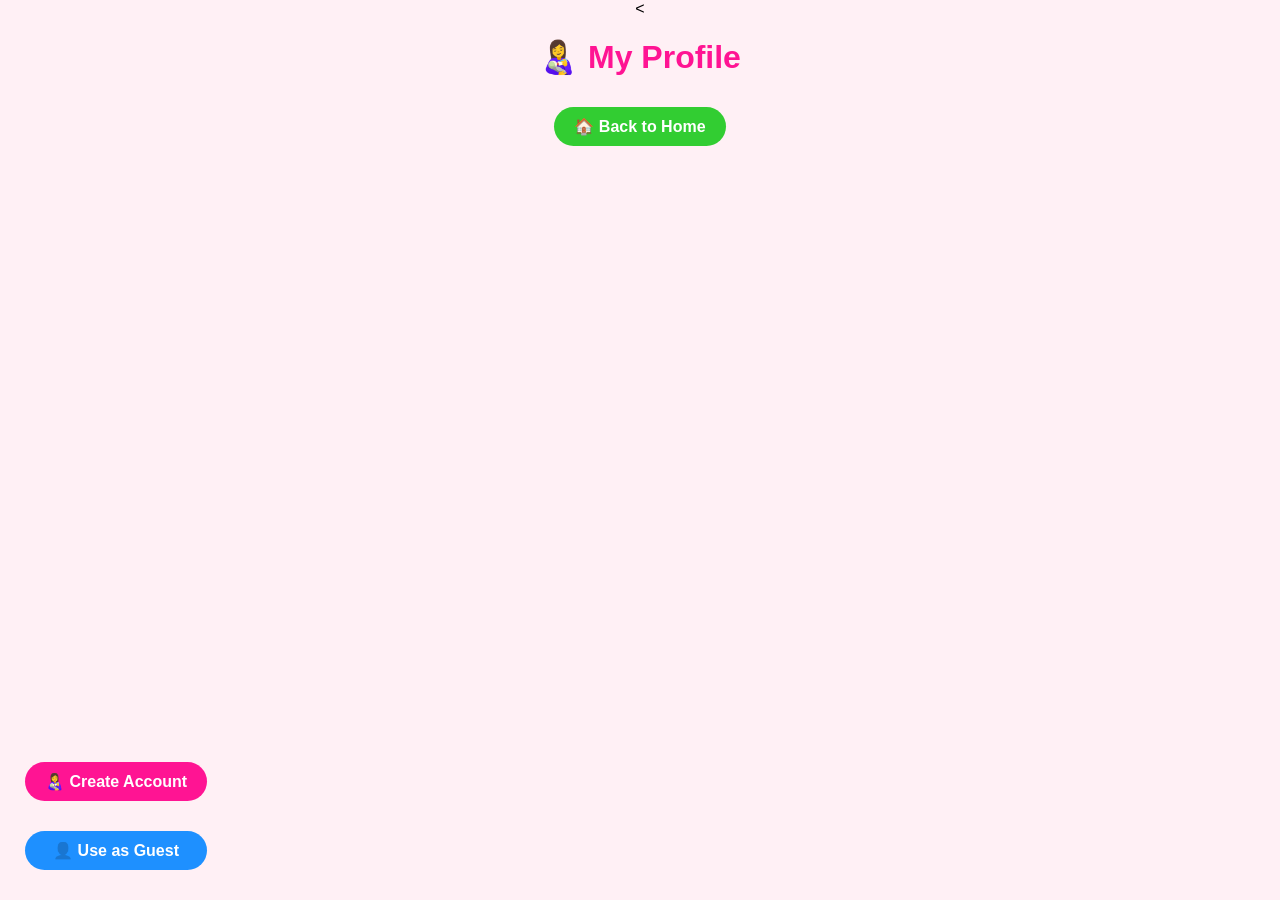
<file: profile.html>
<<!DOCTYPE html>
<html lang="en">
<head>
    <meta charset="UTF-8">
    <title>Profile - Pregnancy App</title>
    <style>
        body {
            font-family: Arial, sans-serif;
            background: #FFF0F5;
            margin: 0;
            padding: 0;
            text-align: center;
        }

        h1 {
            color: #FF1493;
            margin-top: 20px;
        }

        .profile-container {
            background: #FFE4E1;
            max-width: 700px;
            margin: 30px auto;
            padding: 25px;
            border-radius: 15px;
            box-shadow: 0 4px 8px rgba(0,0,0,0.2);
        }

        .profile-section {
            text-align: left;
            margin: 20px 0;
        }

        .profile-section h2 {
            color: #FF69B4;
            margin-bottom: 10px;
        }

        .profile-section p {
            margin: 5px 0;
        }

        .button {
            padding: 10px 20px;
            margin: 10px 5px;
            border-radius: 20px;
            border: none;
            font-weight: bold;
            font-size: 16px;
            cursor: pointer;
        }

        .logout-btn { background-color: #FF4500; color: white; }
        .back-btn { background-color: #32CD32; color: white; }
        .guest-btn { background-color: #1E90FF; color: white; }
        .create-btn { background-color: #FF1493; color: white; }

        .reminder-item, .search-item {
            background: #FFF8DC;
            padding: 8px;
            margin: 5px 0;
            border-radius: 10px;
            box-shadow: 1px 2px 3px rgba(0,0,0,0.1);
        }

        /* Bottom-left buttons when not logged in */
        .bottom-left-btns {
            position: fixed;
            bottom: 20px;
            left: 20px;
            display: flex;
            flex-direction: column;
            gap: 10px;
            z-index: 1000;
        }
    </style>
</head>
<body>

<h1>👩‍🍼 My Profile</h1>

<!-- Profile Content for logged-in users -->
<div class="profile-container" id="profileContent">
    <!-- User Info -->
    <div class="profile-section" id="userInfo">
        <h2>Personal Details</h2>
        <p><strong>Name:</strong> <span id="name"></span></p>
        <p><strong>Username:</strong> <span id="username"></span></p>
        <p><strong>Email:</strong> <span id="email"></span></p>
        <p><strong>Phone:</strong> <span id="number"></span></p>
        <p><strong>Age:</strong> <span id="age"></span></p>
        <p><strong>Date of Birth:</strong> <span id="dob"></span></p>
        <p><strong>Weight:</strong> <span id="weight"></span> kg</p>
        <p><strong>Height:</strong> <span id="height"></span> cm</p>
        <p><strong>Month of Pregnancy:</strong> <span id="pregMonth"></span></p>
        <p><strong>Marital Status:</strong> <span id="maritalStatus"></span></p>
    </div>

    <!-- Reminders -->
    <div class="profile-section">
        <h2>📋 Reminder History</h2>
        <div id="reminderList"></div>
    </div>

    <!-- Search History -->
    <div class="profile-section">
        <h2>🔎 Search History</h2>
        <div id="searchList"></div>
    </div>

    <!-- Buttons -->
    <button class="button logout-btn" id="logoutBtn">Logout</button>
    <button class="button back-btn" onclick="window.location.href='index.html'">🏠 Home</button>
</div>

<!-- Buttons for not logged-in user -->
<div class="bottom-left-btns" id="guestButtons" style="display:none;">
    <button class="button create-btn" onclick="window.location.href='login.html'">👩‍🍼 Create Account</button>
    <button class="button guest-btn" id="useGuestBtn">👤 Use as Guest</button>
</div>

<script>
    // Load user data from localStorage
    const userProfile = JSON.parse(localStorage.getItem('userProfile'));

    function displayProfile(user) {
        if(user){
            // Logged-in user view
            document.getElementById('profileContent').style.display = 'block';
            document.getElementById('guestButtons').style.display = 'none';

            document.getElementById('name').textContent = user.name;
            document.getElementById('username').textContent = user.username;
            document.getElementById('email').textContent = user.email;
            document.getElementById('number').textContent = user.number;
            document.getElementById('age').textContent = user.age;
            document.getElementById('dob').textContent = user.dob;
            document.getElementById('weight').textContent = user.weight;
            document.getElementById('height').textContent = user.height;
            document.getElementById('pregMonth').textContent = user.pregMonth;
            document.getElementById('maritalStatus').textContent = user.maritalStatus;
        } else {
            // Not logged in
            document.getElementById('profileContent').style.display = 'none';
            document.getElementById('guestButtons').style.display = 'flex';
        }
    }

    displayProfile(userProfile);

    // Load reminders
    const reminders = JSON.parse(localStorage.getItem('reminders')) || [];
    const reminderList = document.getElementById('reminderList');
    reminders.forEach(r => {
        const div = document.createElement('div');
        div.className = 'reminder-item';
        if(r.type === 'medicine'){
            div.textContent = `💊 ${r.name} - ${r.dose} at ${r.time}`;
        } else if(r.type === 'exercise'){
            div.textContent = `🧘‍♀️ ${r.name} at ${r.time}`;
        } else if(r.type === 'doctor'){
            div.textContent = `👩‍⚕️ ${r.name} on ${r.date} at ${r.time}`;
        }
        reminderList.appendChild(div);
    });

    // Load search history
    const searches = JSON.parse(localStorage.getItem('searchHistory')) || [];
    const searchList = document.getElementById('searchList');
    searches.forEach(s => {
        const div = document.createElement('div');
        div.className = 'search-item';
        div.textContent = `🔹 ${s}`;
        searchList.appendChild(div);
    });

    // Logout button
    document.getElementById('logoutBtn').addEventListener('click', () => {
        localStorage.removeItem('userProfile');
        localStorage.removeItem('reminders');
        localStorage.removeItem('searchHistory');

        alert('You have been logged out!');

        document.getElementById('profileContent').style.display = 'none';
        document.getElementById('guestButtons').style.display = 'flex';
    });

    // Use as Guest button
    document.getElementById('useGuestBtn').addEventListener('click', () => {
        alert("You are now using the app as Guest!");
        window.location.href = 'index.html';
    });
</script>

</body>
</html>
<!-- Back to Home Button -->
<button class="button back-btn" onclick="window.location.href='index.html'">🏠 Back to Home</button>
</file>
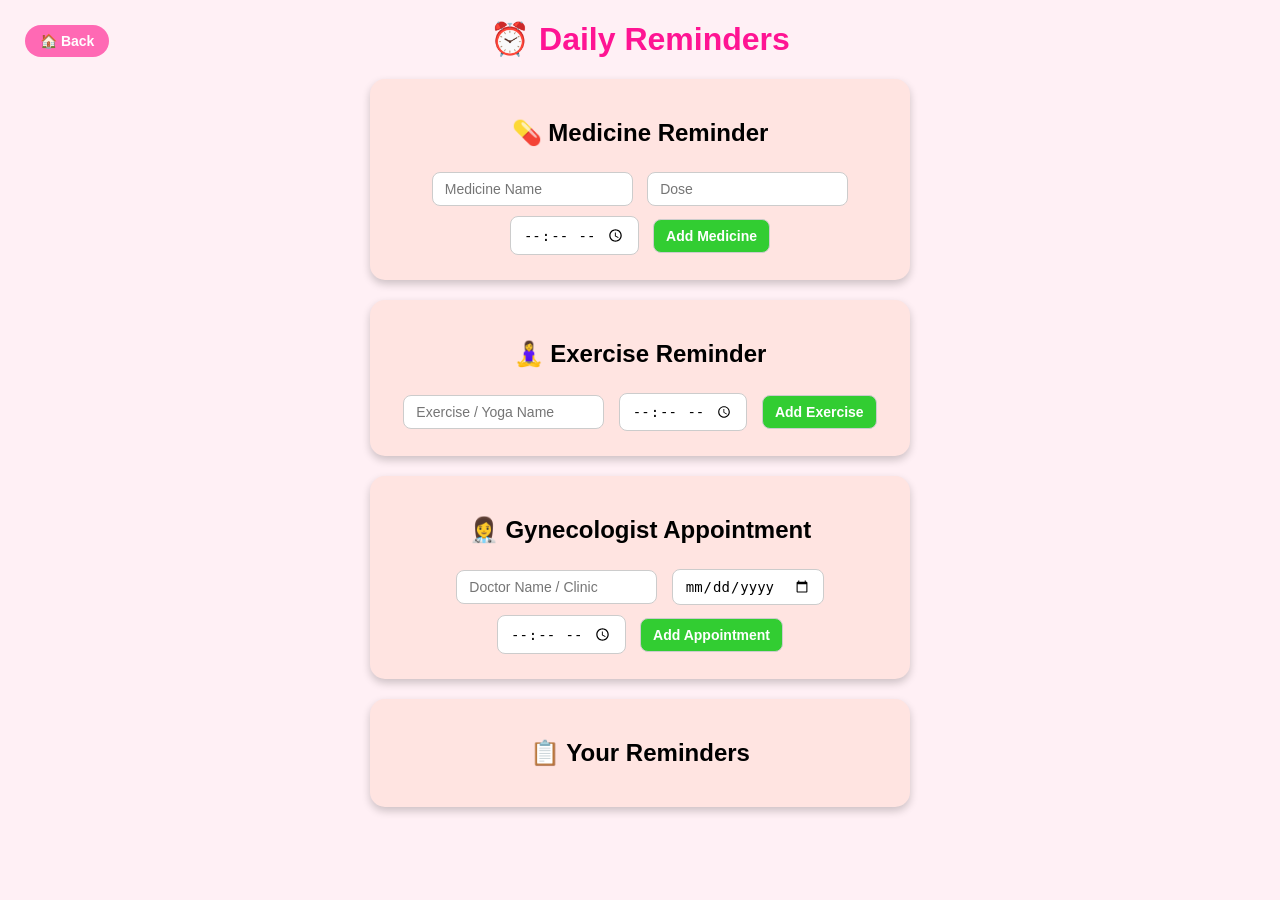
<file: reminder.html>
<!DOCTYPE html>
<html lang="en">
<head>
    <meta charset="UTF-8">
    <title>Daily Reminder - Pregnancy App</title>
    <style>
        body {
            font-family: Arial, sans-serif;
            background: #FFF0F5;
            text-align: center;
            margin: 0;
            padding: 0;
        }

        h1 {
            color: #FF1493;
            margin-top: 20px;
        }

        .reminder-section {
            background: #FFE4E1;
            margin: 20px auto;
            padding: 20px;
            border-radius: 15px;
            max-width: 500px;
            box-shadow: 0 4px 8px rgba(0,0,0,0.2);
        }

        input, select, button {
            padding: 8px 12px;
            margin: 5px;
            border-radius: 8px;
            border: 1px solid #ccc;
            font-size: 14px;
        }

        button {
            background-color: #32CD32;
            color: white;
            font-weight: bold;
            cursor: pointer;
            transition: 0.3s;
        }

        button:hover {
            background-color: #228B22;
        }

        .reminder-list {
            text-align: left;
            margin-top: 20px;
        }

        .reminder-item {
            background: #FFF8DC;
            padding: 10px;
            margin: 5px 0;
            border-radius: 10px;
            box-shadow: 1px 2px 3px rgba(0,0,0,0.1);
        }

        .back-btn {
            position: fixed;
            top: 20px;
            left: 20px;
            padding: 8px 15px;
            border-radius: 20px;
            background: #FF69B4;
            color: white;
            border: none;
            font-weight: bold;
            cursor: pointer;
        }
    </style>
</head>
<body>

    <button class="back-btn" onclick="window.location.href='index.html'">🏠 Back</button>

    <h1>⏰ Daily Reminders</h1>

    <!-- Medicine Reminder -->
    <div class="reminder-section">
        <h2>💊 Medicine Reminder</h2>
        <input type="text" id="medName" placeholder="Medicine Name">
        <input type="text" id="medDose" placeholder="Dose">
        <input type="time" id="medTime">
        <button onclick="addMedicineReminder()">Add Medicine</button>
    </div>

    <!-- Exercise Reminder -->
    <div class="reminder-section">
        <h2>🧘‍♀️ Exercise Reminder</h2>
        <input type="text" id="exerciseName" placeholder="Exercise / Yoga Name">
        <input type="time" id="exerciseTime">
        <button onclick="addExerciseReminder()">Add Exercise</button>
    </div>

    <!-- Gynecologist Appointment -->
    <div class="reminder-section">
        <h2>👩‍⚕️ Gynecologist Appointment</h2>
        <input type="text" id="doctorName" placeholder="Doctor Name / Clinic">
        <input type="date" id="appointmentDate">
        <input type="time" id="appointmentTime">
        <button onclick="addDoctorReminder()">Add Appointment</button>
    </div>

    <!-- Reminder Display -->
    <div class="reminder-section">
        <h2>📋 Your Reminders</h2>
        <div class="reminder-list" id="reminderList">
            <!-- Reminders will appear here -->
        </div>
    </div>

    <script>
        // Load reminders from localStorage on page load
        const reminders = JSON.parse(localStorage.getItem('reminders')) || [];

        function displayReminders() {
            const list = document.getElementById('reminderList');
            list.innerHTML = '';
            reminders.forEach((r, index) => {
                let html = `<div class="reminder-item">`;
                if(r.type === 'medicine'){
                    html += `💊 <strong>${r.name}</strong> - ${r.dose} at ${r.time}`;
                } else if(r.type === 'exercise'){
                    html += `🧘‍♀️ <strong>${r.name}</strong> at ${r.time}`;
                } else if(r.type === 'doctor'){
                    html += `👩‍⚕️ <strong>${r.name}</strong> on ${r.date} at ${r.time}`;
                }
                html += ` <button onclick="deleteReminder(${index})" style="background:red;">❌</button>`;
                html += `</div>`;
                list.innerHTML += html;
            });
        }

        function saveReminders() {
            localStorage.setItem('reminders', JSON.stringify(reminders));
        }

        function addMedicineReminder() {
            const name = document.getElementById('medName').value;
            const dose = document.getElementById('medDose').value;
            const time = document.getElementById('medTime').value;
            if(name && dose && time){
                reminders.push({type:'medicine', name, dose, time});
                saveReminders();
                displayReminders();
                document.getElementById('medName').value = '';
                document.getElementById('medDose').value = '';
                document.getElementById('medTime').value = '';
            } else {
                alert('Please fill all fields for medicine reminder.');
            }
        }

        function addExerciseReminder() {
            const name = document.getElementById('exerciseName').value;
            const time = document.getElementById('exerciseTime').value;
            if(name && time){
                reminders.push({type:'exercise', name, time});
                saveReminders();
                displayReminders();
                document.getElementById('exerciseName').value = '';
                document.getElementById('exerciseTime').value = '';
            } else {
                alert('Please fill all fields for exercise reminder.');
            }
        }

        function addDoctorReminder() {
            const name = document.getElementById('doctorName').value;
            const date = document.getElementById('appointmentDate').value;
            const time = document.getElementById('appointmentTime').value;
            if(name && date && time){
                reminders.push({type:'doctor', name, date, time});
                saveReminders();
                displayReminders();
                document.getElementById('doctorName').value = '';
                document.getElementById('appointmentDate').value = '';
                document.getElementById('appointmentTime').value = '';
            } else {
                alert('Please fill all fields for appointment.');
            }
        }

        function deleteReminder(index) {
            reminders.splice(index, 1);
            saveReminders();
            displayReminders();
        }

        // Initial load
        displayReminders();
    </script>

</body>
</html>
</file>
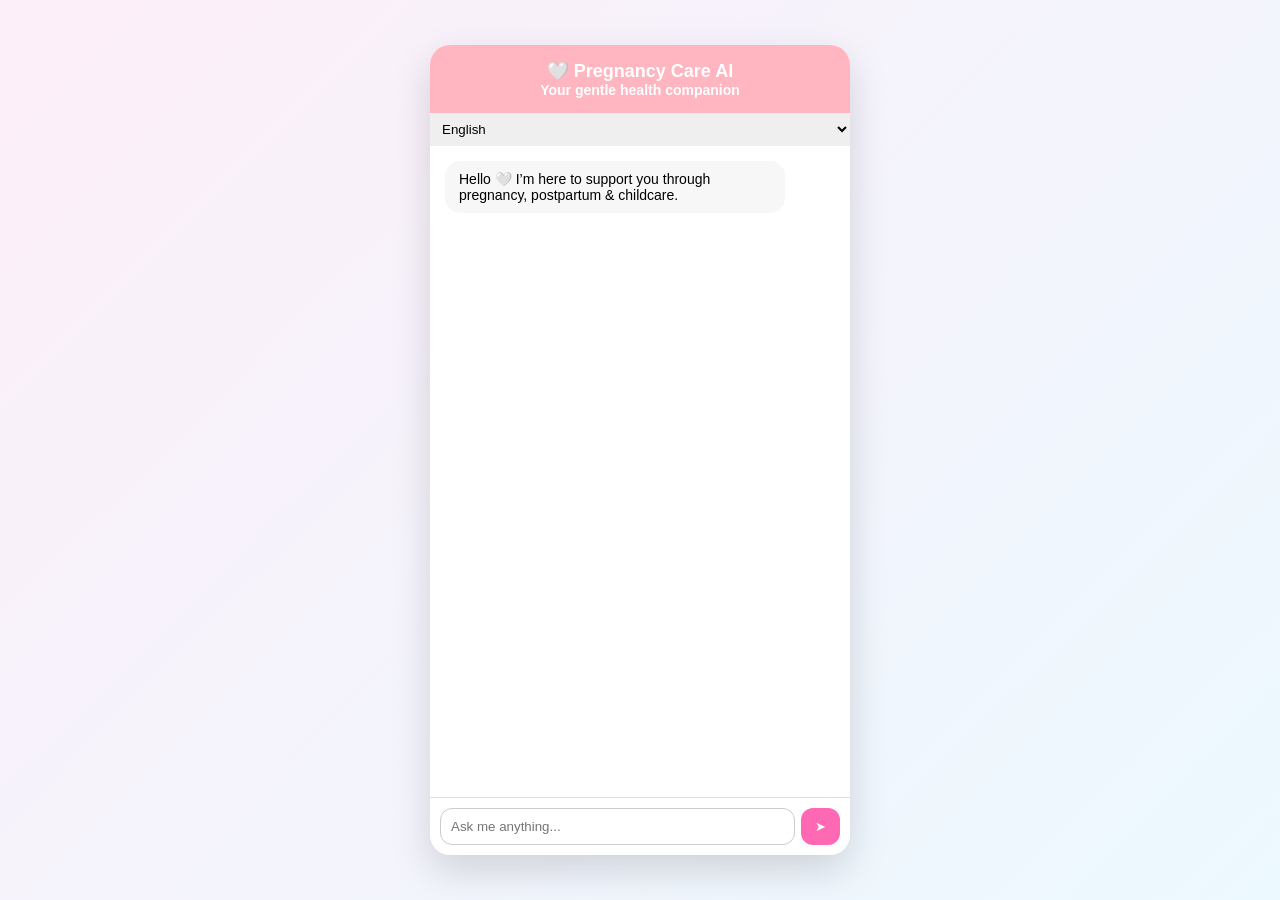
<file: static/chatbot.html>
<!DOCTYPE html>
<html lang="en">
<head>
<meta charset="UTF-8">
<title>Pregnancy Care AI 🤍</title>
<meta name="viewport" content="width=device-width, initial-scale=1.0">

<style>
body {
    margin: 0;
    font-family: "Segoe UI", sans-serif;
    background: linear-gradient(135deg, #fdeff9, #ecf9ff);
    height: 100vh;
    display: flex;
    justify-content: center;
    align-items: center;
}

.chat-container {
    width: 95%;
    max-width: 420px;
    height: 90vh;
    background: #ffffff;
    border-radius: 20px;
    box-shadow: 0 15px 40px rgba(0,0,0,0.15);
    display: flex;
    flex-direction: column;
    overflow: hidden;
}

.chat-header {
    background: #ffb6c1;
    padding: 15px;
    color: #fff;
    text-align: center;
    font-size: 18px;
    font-weight: bold;
}

.chat-header span {
    font-size: 14px;
    display: block;
}

.chat-box {
    flex: 1;
    padding: 15px;
    overflow-y: auto;
}

.message {
    margin-bottom: 12px;
    padding: 10px 14px;
    border-radius: 15px;
    max-width: 80%;
    font-size: 14px;
}

.user {
    background: #d1f0ff;
    align-self: flex-end;
}

.bot {
    background: #f7f7f7;
    align-self: flex-start;
}

.input-area {
    padding: 10px;
    border-top: 1px solid #ddd;
    display: flex;
    gap: 6px;
}

.input-area input {
    flex: 1;
    padding: 10px;
    border-radius: 12px;
    border: 1px solid #ccc;
    outline: none;
}

.input-area button {
    background: #ff69b4;
    color: #fff;
    border: none;
    padding: 10px 14px;
    border-radius: 12px;
    cursor: pointer;
}

select {
    width: 100%;
    padding: 8px;
    border: none;
    outline: none;
}
</style>
</head>

<body>

<div class="chat-container">
    
    <div class="chat-header">
        🤍 Pregnancy Care AI
        <span>Your gentle health companion</span>
    </div>

    <select id="language">
        <option value="en">English</option>
        <option value="hi">Hindi</option>
        <option value="hinglish">Hinglish</option>
    </select>

    <div class="chat-box" id="chatBox">
        <div class="message bot">
            Hello 🤍 I’m here to support you through pregnancy, postpartum & childcare.
        </div>
    </div>

    <div class="input-area">
        <input type="text" id="userInput" placeholder="Ask me anything..." />
        <button onclick="sendMessage()">➤</button>
    </div>

</div>

<script>
const chatBox = document.getElementById("chatBox");

function addMessage(text, sender) {
    const div = document.createElement("div");
    div.className = `message ${sender}`;
    div.innerText = text;
    chatBox.appendChild(div);
    chatBox.scrollTop = chatBox.scrollHeight;
}

async function sendMessage() {
    const input = document.getElementById("userInput");
    const language = document.getElementById("language").value;
    const message = input.value.trim();

    if (message === "") return;

    addMessage(message, "user");
    input.value = "";

    try {
        const response = await fetch("https://pregnancy-care-app.onrender.com/chat", {
            method: "POST",
            headers: { "Content-Type": "application/json" },
            body: JSON.stringify({
                message: message,
                language: language
            })
        });

        if (!response.ok) {
            addMessage("⚠️ Server error. Please try again.", "bot");
            return;
        }

        const data = await response.json();
        addMessage(data.reply, "bot");

    } catch (error) {
        addMessage("❌ Unable to connect to backend. Is the server running?", "bot");
    }
}
</script>

</body>
</html>
</file>
